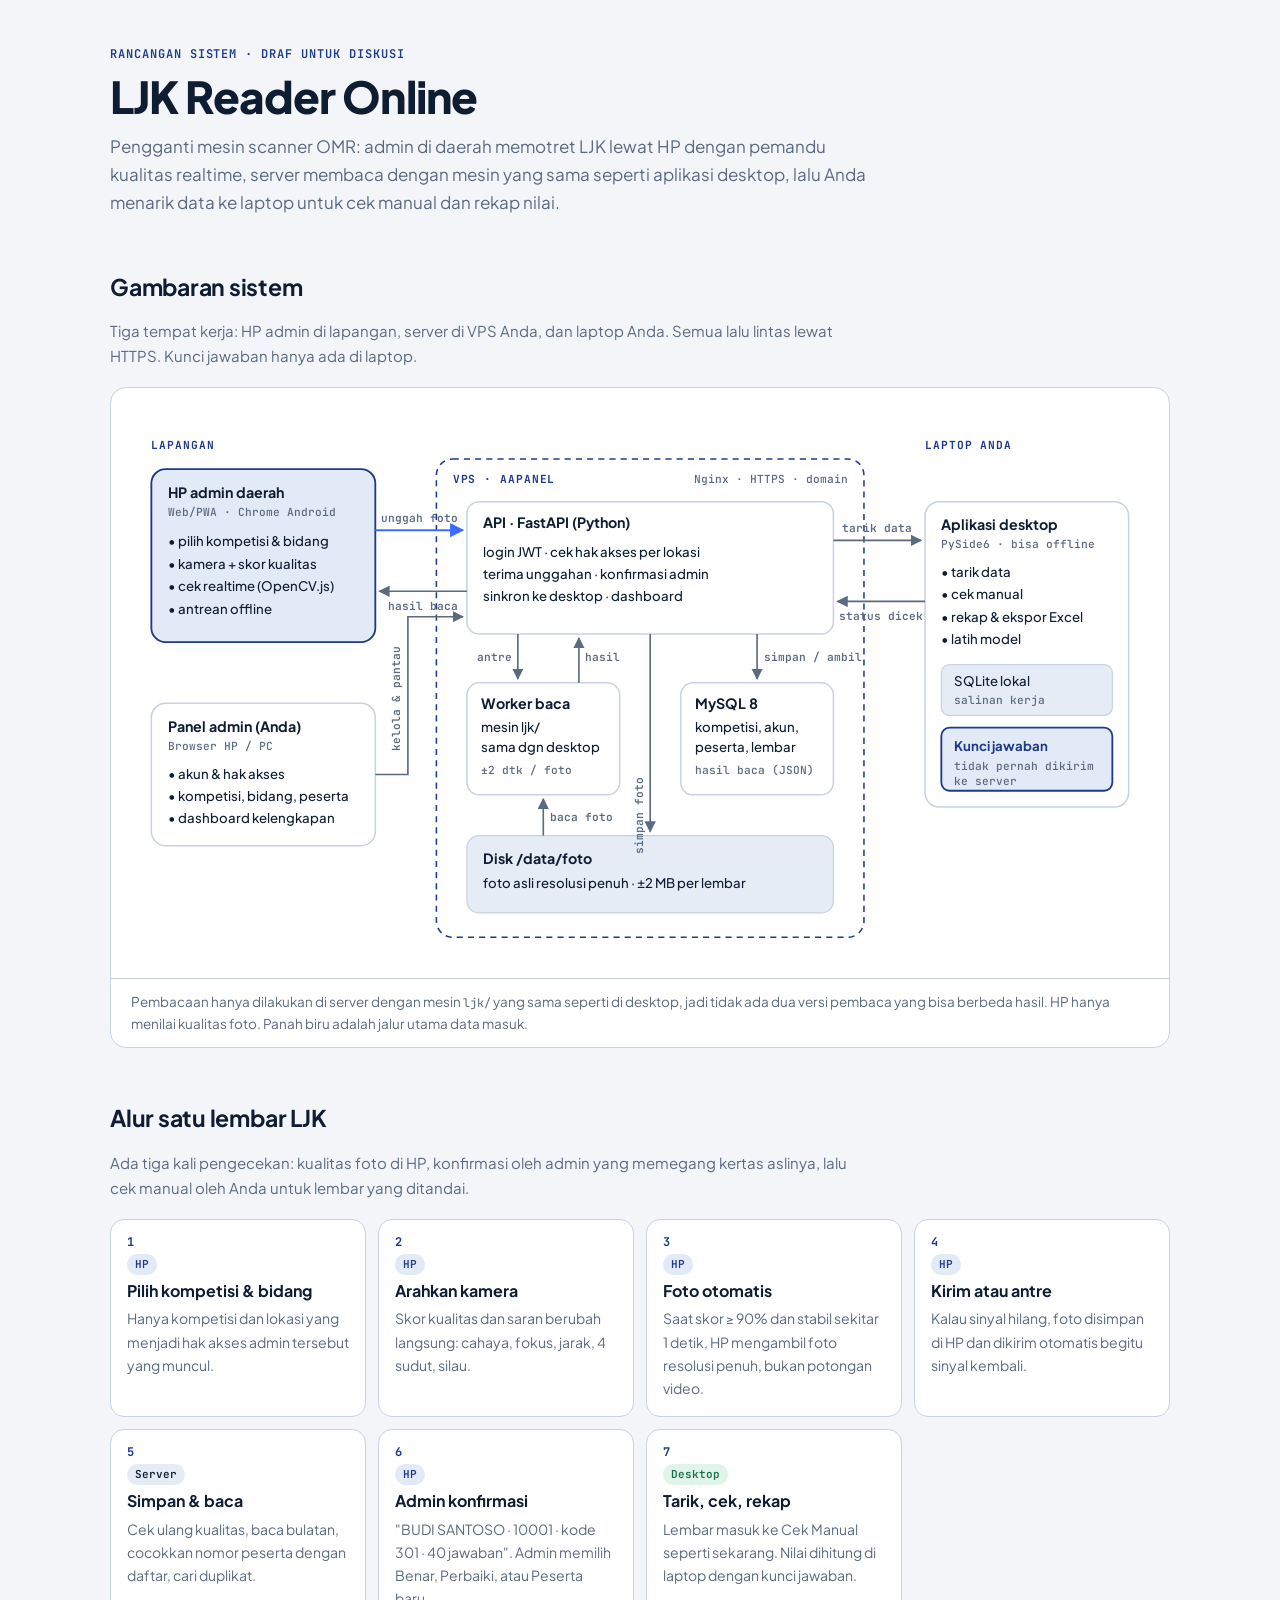
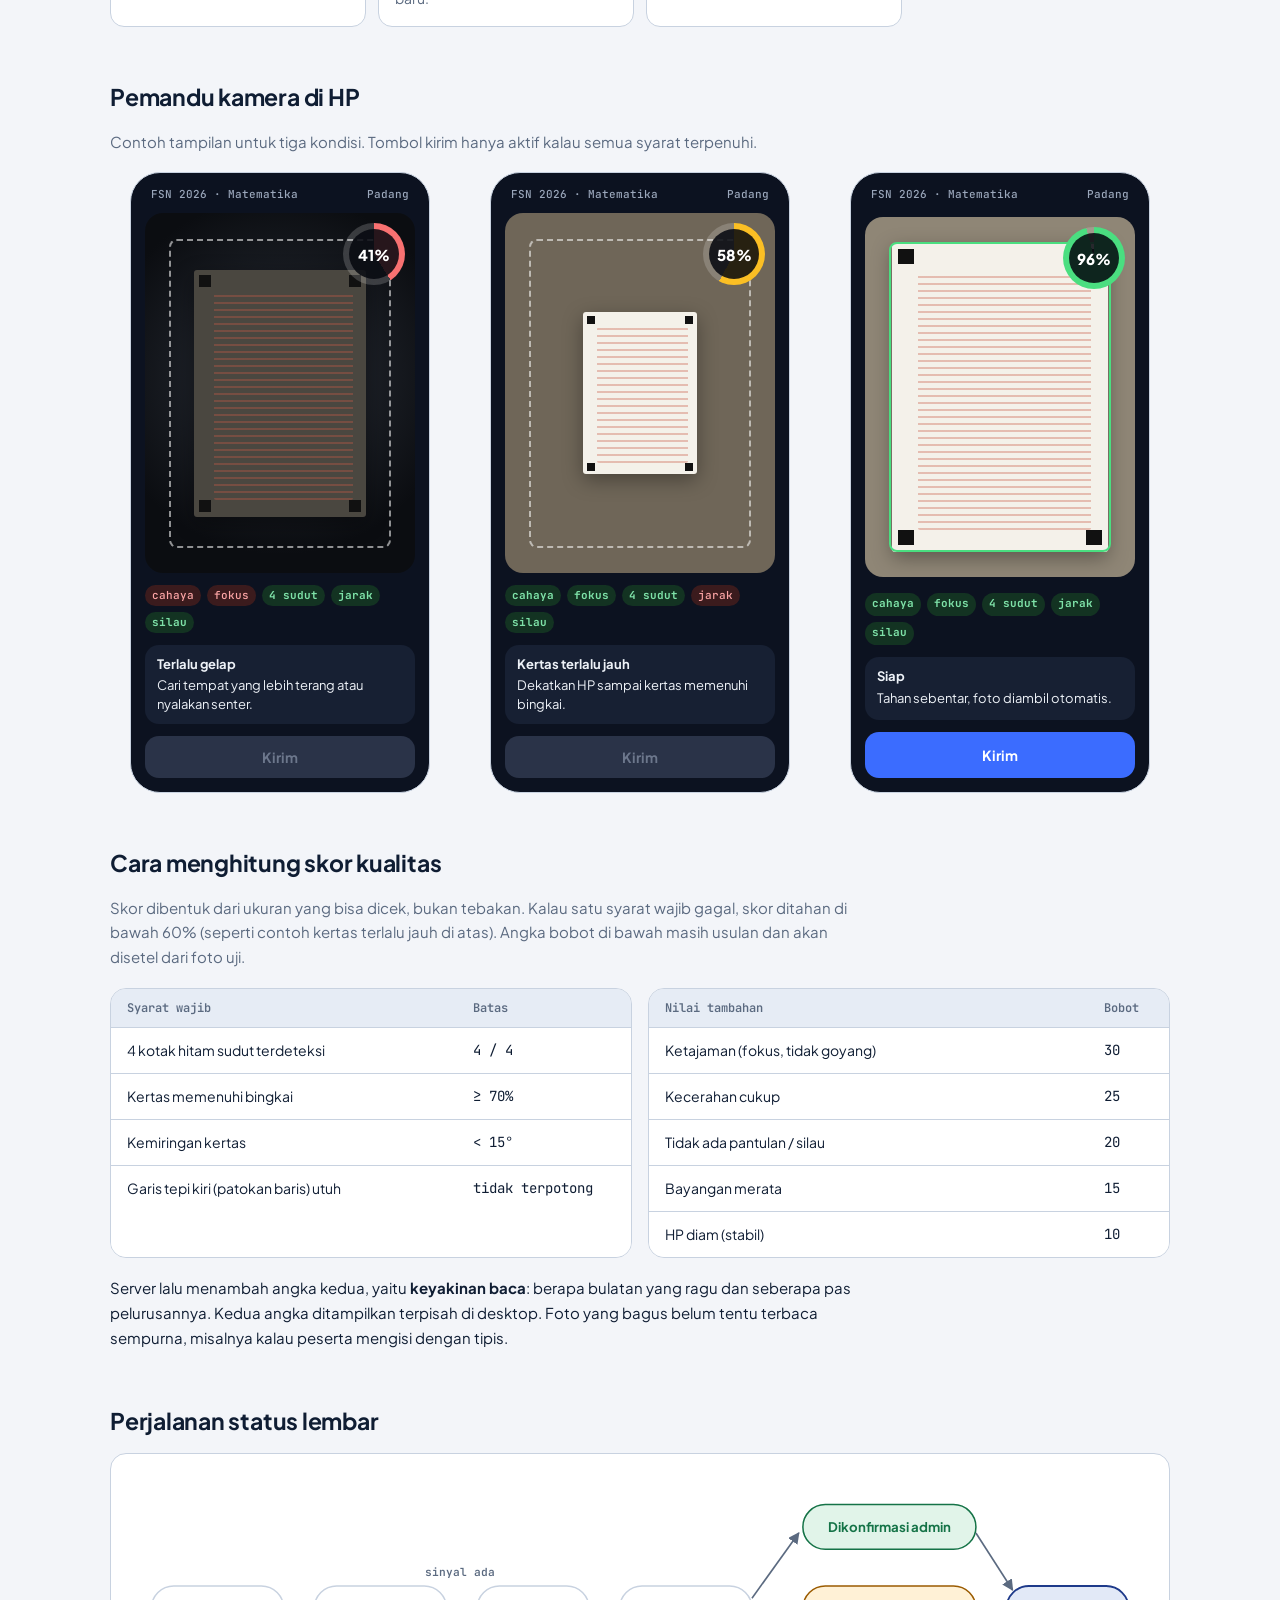
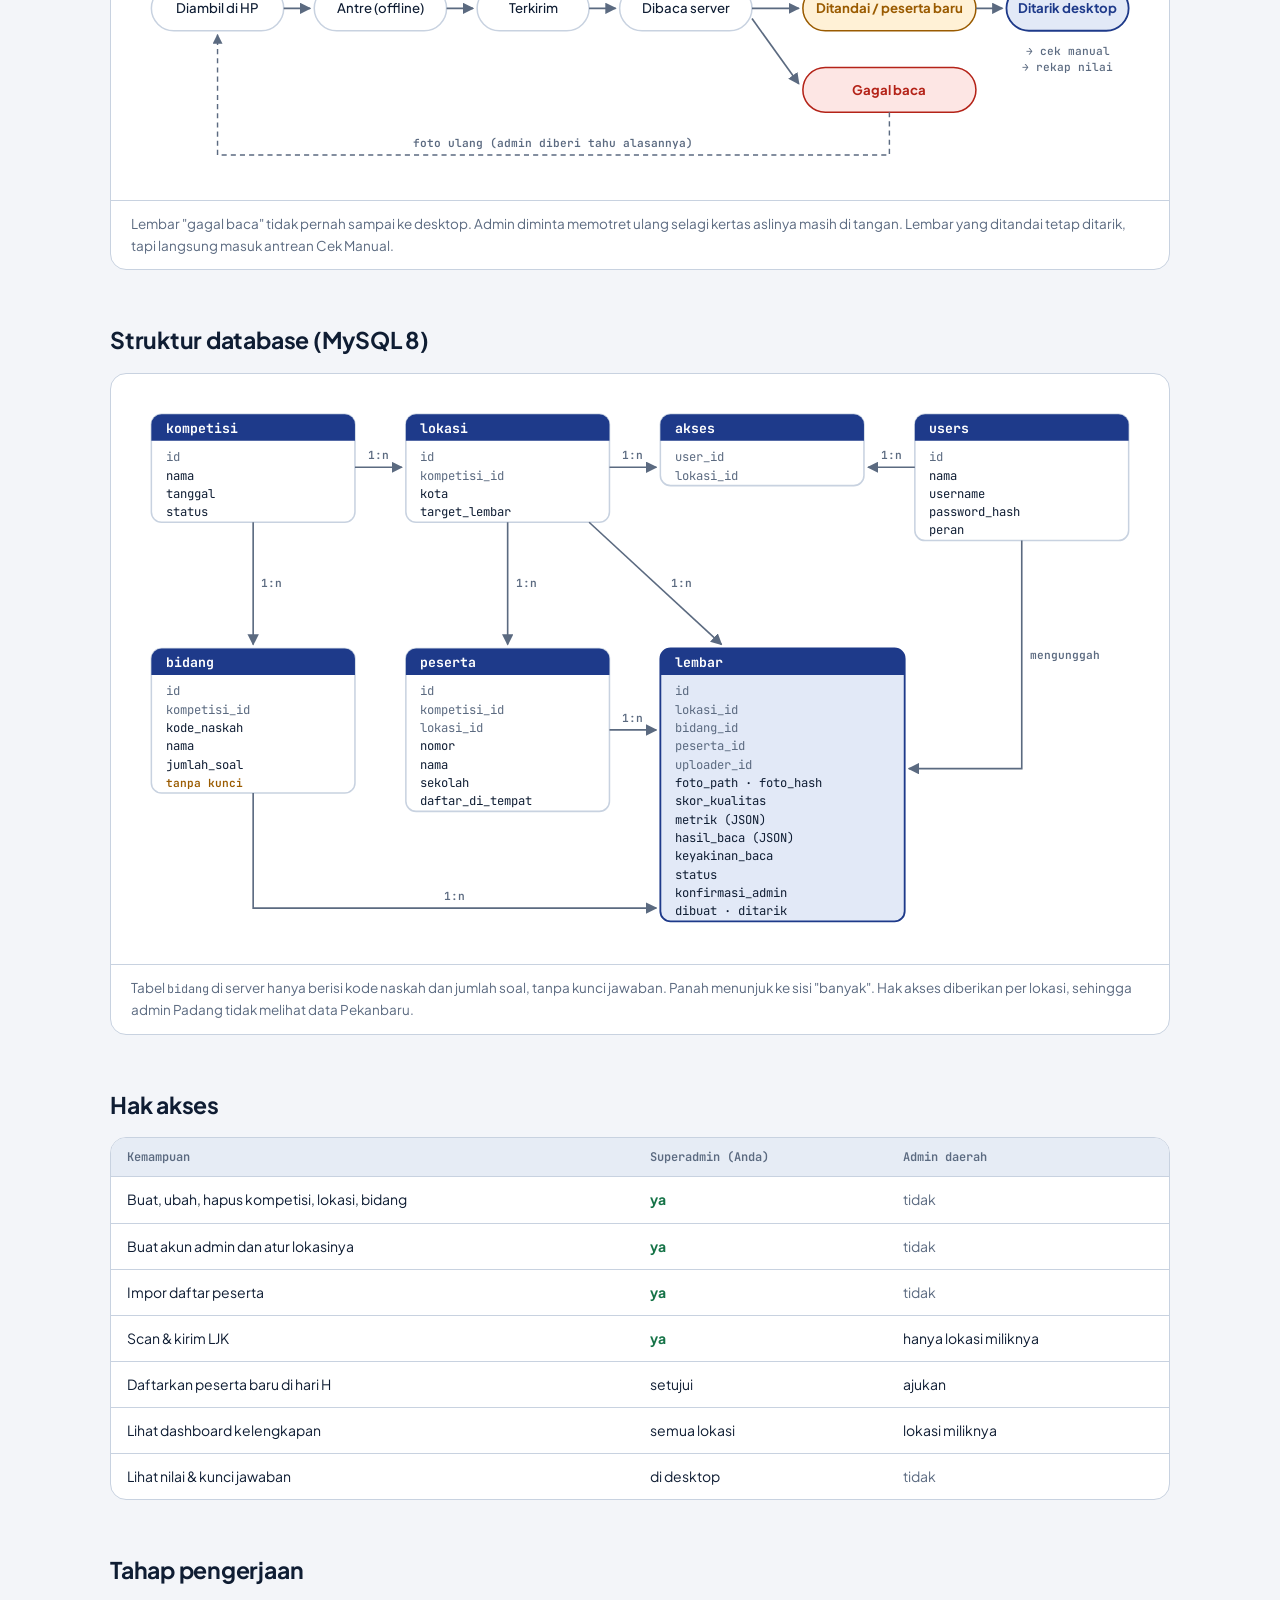
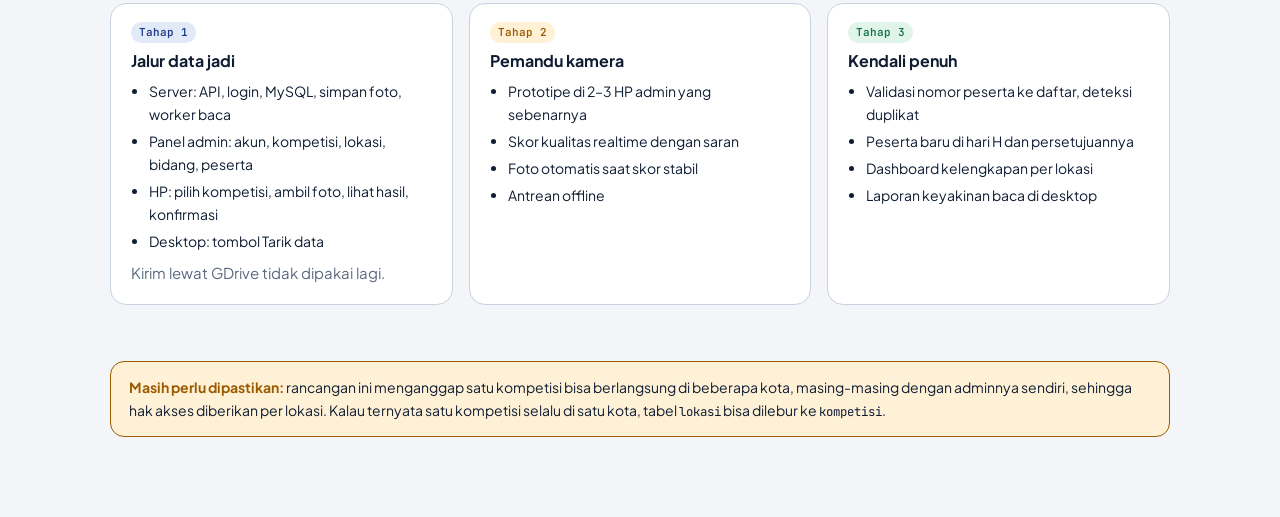
<file: dokumentasi/arsitektur-sistem.html>
<!doctype html>
<html lang="id">
<head>
<meta charset="utf-8">
<meta name="viewport" content="width=device-width, initial-scale=1">
<title>Arsitektur LJK Reader Online</title>
<meta name="claude:viewport-fit-sides" content="cover">
<link rel="preconnect" href="https://fonts.googleapis.com">
<link rel="stylesheet" href="https://fonts.googleapis.com/css2?family=Plus+Jakarta+Sans:wght@400;500;600;700;800&family=JetBrains+Mono:wght@400;500;600&display=swap">
<style>
/* Layout: satu kolom lebar baca, diagram selebar kontainer (gulir sendiri di HP); nada biru tua seperti aplikasi desktop */
:root {
  --bg: #f3f5f9; --surface: #ffffff; --ink: #0f1d33; --muted: #5b6a80; --line: #c8d2e0; --soft: #e6ecf5;
  --accent: #1e3a8a; --accent-soft: #e2e9f7;
  --ok: #157347; --ok-soft: #e1f4e9; --warn: #9a5b00; --warn-soft: #fff1d6; --err: #b42318; --err-soft: #fde6e4;
  --phone: #0c1220; --phone-ink: #eef2f8;
  --f-display: "Plus Jakarta Sans", "Segoe UI", system-ui, sans-serif;
  --f-body: "Plus Jakarta Sans", "Segoe UI", system-ui, sans-serif;
  --f-mono: "JetBrains Mono", "Cascadia Mono", Consolas, monospace;
}
@media (prefers-color-scheme: dark) { :root:not([data-theme="light"]) {
  --bg: #0d1117; --surface: #151b25; --ink: #e8ecf3; --muted: #8e98ab; --line: #2f3a4b; --soft: #1b2330;
  --accent: #86a8ff; --accent-soft: #1c2945;
  --ok: #6fdc9f; --ok-soft: #13301f; --warn: #f7c063; --warn-soft: #36290f; --err: #fb9d95; --err-soft: #3a191a;
  --phone: #05080e; --phone-ink: #eef2f8; color-scheme: dark; } }
:root[data-theme="dark"] {
  --bg: #0d1117; --surface: #151b25; --ink: #e8ecf3; --muted: #8e98ab; --line: #2f3a4b; --soft: #1b2330;
  --accent: #86a8ff; --accent-soft: #1c2945;
  --ok: #6fdc9f; --ok-soft: #13301f; --warn: #f7c063; --warn-soft: #36290f; --err: #fb9d95; --err-soft: #3a191a;
  --phone: #05080e; --phone-ink: #eef2f8; color-scheme: dark; }

* { box-sizing: border-box; }
body { background: var(--bg); color: var(--ink); font: 400 15px/1.65 var(--f-body);
  padding-left: max(16px, env(safe-area-inset-left, 0px)); padding-right: max(16px, env(safe-area-inset-right, 0px));
  padding-block: 40px 72px; }
.wrap { max-width: 1060px; margin: 0 auto; display: grid; gap: 56px; }
header { display: grid; gap: 12px; max-width: 760px; }
.eyebrow { font: 600 12px/1 var(--f-mono); letter-spacing: .08em; text-transform: uppercase; color: var(--accent); }
h1 { font: 800 clamp(30px, 5vw, 44px)/1.1 var(--f-display); margin: 0; letter-spacing: -.02em; text-wrap: balance; }
h2 { font: 700 23px/1.25 var(--f-display); margin: 0; letter-spacing: -.01em; text-wrap: balance; }
h3 { font: 700 16px/1.3 var(--f-display); margin: 0; }
p { margin: 0; max-width: 68ch; }
.lead { font-size: 17px; color: var(--muted); }
section { display: grid; gap: 18px; min-width: 0; }
.sub { color: var(--muted); }
code, .mono { font-family: var(--f-mono); font-size: .88em; }

figure { margin: 0; background: var(--surface); border: 1px solid var(--line); border-radius: 16px; overflow: hidden; }
.scroll { overflow-x: auto; padding: 20px; }
.scroll svg { display: block; width: 100%; min-width: 860px; height: auto; color: var(--muted); }
figcaption { border-top: 1px solid var(--line); padding: 12px 20px; font-size: 13.5px; color: var(--muted); }

/* elemen svg */
.box { fill: var(--surface); stroke: var(--line); stroke-width: 1.5; }
.box-soft { fill: var(--soft); stroke: var(--line); stroke-width: 1.2; }
.box-accent { fill: var(--accent-soft); stroke: var(--accent); stroke-width: 1.8; }
.zone { fill: none; stroke: var(--accent); stroke-width: 1.5; stroke-dasharray: 6 5; }
.t { fill: var(--ink); font: 500 13px var(--f-body); }
.tb { fill: var(--ink); font: 700 14px var(--f-display); }
.tm { fill: var(--muted); font: 500 11px var(--f-mono); }
.ta { fill: var(--accent); font: 700 13px var(--f-display); }
.tl { fill: var(--muted); font: 600 11px var(--f-mono); }
.zl { fill: var(--accent); font: 700 11px var(--f-mono); letter-spacing: .08em; }
.edge { stroke: currentColor; stroke-width: 1.6; fill: none; }
.edge-a { stroke: #3b6cff; stroke-width: 2; fill: none; }
.edge-d { stroke: currentColor; stroke-width: 1.4; fill: none; stroke-dasharray: 5 4; }
.pill-ok { fill: var(--ok-soft); stroke: var(--ok); stroke-width: 1.5; }
.pill-warn { fill: var(--warn-soft); stroke: var(--warn); stroke-width: 1.5; }
.pill-err { fill: var(--err-soft); stroke: var(--err); stroke-width: 1.5; }
.t-ok { fill: var(--ok); font: 700 13px var(--f-display); }
.t-warn { fill: var(--warn); font: 700 13px var(--f-display); }
.t-err { fill: var(--err); font: 700 13px var(--f-display); }
.head { fill: var(--accent); }
.th { fill: #ffffff; font: 700 13px var(--f-mono); }
:root[data-theme="dark"] .th { fill: #0d1117; }
@media (prefers-color-scheme: dark) { :root:not([data-theme="light"]) .th { fill: #0d1117; } }
.f { fill: var(--ink); font: 400 12px var(--f-mono); }
.fk { fill: var(--muted); font: 400 12px var(--f-mono); }
.fn { fill: var(--warn); font: 600 11px var(--f-mono); }

/* langkah alur */
.steps { list-style: none; margin: 0; padding: 0; display: grid; grid-template-columns: repeat(auto-fit, minmax(220px, 1fr)); gap: 12px; counter-reset: s; }
.steps li { counter-increment: s; background: var(--surface); border: 1px solid var(--line); border-radius: 14px; padding: 16px; display: grid; gap: 6px; align-content: start; min-width: 0; }
.steps li::before { content: counter(s); font: 700 12px/1 var(--f-mono); color: var(--accent); }
.lane { justify-self: start; font: 600 11px/1 var(--f-mono); padding: 5px 8px; border-radius: 999px; background: var(--accent-soft); color: var(--accent); }
.lane.srv { background: var(--soft); color: var(--ink); }
.lane.dsk { background: var(--ok-soft); color: var(--ok); }
.steps p { font-size: 14px; color: var(--muted); }

/* layar HP */
.phones { display: grid; grid-template-columns: repeat(auto-fit, minmax(230px, 1fr)); gap: 20px; }
.phone { background: var(--phone); color: var(--phone-ink); border-radius: 30px; padding: 14px; border: 1px solid var(--line); display: grid; gap: 12px; max-width: 300px; width: 100%; justify-self: center; }
.ph-top { display: flex; justify-content: space-between; font: 500 11px var(--f-mono); color: #9aa6ba; padding: 0 6px; }
.view { position: relative; aspect-ratio: 3 / 4; border-radius: 18px; overflow: hidden; display: grid; place-items: center; }
.view.dark { background: radial-gradient(circle at 50% 45%, #2a2f38, #0b0d11 75%); }
.view.far { background: #6f6658; }
.view.ok { background: #8f8676; }
.sheet { background: #f4f1ea; border-radius: 3px; position: relative; box-shadow: 0 6px 20px rgba(0,0,0,.35); }
.view.dark .sheet { background: #4a4740; width: 64%; aspect-ratio: 1400/2000; }
.view.far .sheet { width: 42%; aspect-ratio: 1400/2000; }
.view.ok .sheet { width: 80%; aspect-ratio: 1400/2000; }
.sheet::before { content: ""; position: absolute; inset: 9% 8% 7% 12%; background:
  repeating-linear-gradient(0deg, rgba(200,90,70,.35) 0 2px, transparent 2px 7px); border-radius: 2px; }
.corner { position: absolute; width: 7%; aspect-ratio: 1; background: #111; }
.c1 { top: 2%; left: 3%; } .c2 { top: 2%; right: 3%; } .c3 { bottom: 2%; left: 3%; } .c4 { bottom: 2%; right: 3%; }
.frame { position: absolute; inset: 7% 9%; border: 2px dashed rgba(255,255,255,.55); border-radius: 8px; }
.view.ok .frame { border: 2.5px solid #4ade80; }
.score { position: absolute; top: 10px; right: 10px; width: 62px; height: 62px; border-radius: 50%;
  display: grid; place-items: center; font: 800 15px var(--f-display); color: #fff;
  background: conic-gradient(var(--c) calc(var(--p) * 1%), rgba(255,255,255,.18) 0); }
.score span { width: 50px; height: 50px; border-radius: 50%; background: rgba(5,8,14,.86); display: grid; place-items: center; }
.tip { border-radius: 14px; padding: 10px 12px; font-size: 13px; line-height: 1.45; background: #172033; display: grid; gap: 2px; }
.tip b { font-family: var(--f-display); }
.chips { display: flex; flex-wrap: wrap; gap: 6px; }
.chip { font: 500 11px/1 var(--f-mono); padding: 5px 7px; border-radius: 999px; background: #1b2436; color: #b8c2d4; }
.chip.y { background: #133322; color: #7ee2a8; }
.chip.n { background: #3b1b1d; color: #fca5a5; }
.send { border: 0; border-radius: 14px; padding: 12px; font: 700 14px var(--f-display); background: #2a3348; color: #6c778c; }
.send.on { background: #3b6cff; color: #fff; }

/* tabel */
.tbl { overflow-x: auto; background: var(--surface); border: 1px solid var(--line); border-radius: 16px; }
table { border-collapse: collapse; width: 100%; min-width: 560px; font-size: 14px; }
th, td { text-align: left; padding: 11px 16px; border-bottom: 1px solid var(--line); vertical-align: top; }
th { font: 600 12px var(--f-mono); color: var(--muted); background: var(--soft); }
tr:last-child td { border-bottom: 0; }
td.n { font-family: var(--f-mono); font-variant-numeric: tabular-nums; white-space: nowrap; }
.y { color: var(--ok); font-weight: 700; } .x { color: var(--muted); }

.two { display: grid; grid-template-columns: repeat(auto-fit, minmax(300px, 1fr)); gap: 16px; }
.card { background: var(--surface); border: 1px solid var(--line); border-radius: 16px; padding: 18px 20px; display: grid; gap: 8px; align-content: start; min-width: 0; }
.card ul { margin: 0; padding-left: 18px; display: grid; gap: 4px; font-size: 14px; }
.tag { justify-self: start; font: 600 11px/1 var(--f-mono); padding: 5px 8px; border-radius: 999px; }
.tag.p1 { background: var(--accent-soft); color: var(--accent); }
.tag.p2 { background: var(--warn-soft); color: var(--warn); }
.tag.p3 { background: var(--ok-soft); color: var(--ok); }
.note { border: 1px solid var(--warn); background: var(--warn-soft); border-radius: 14px; padding: 14px 18px; font-size: 14px; color: var(--ink); }
.note b { color: var(--warn); }
</style>
</head>
<body>

<div class="wrap">
  <header>
    <div class="eyebrow">Rancangan sistem · draf untuk diskusi</div>
    <h1>LJK Reader Online</h1>
    <p class="lead">Pengganti mesin scanner OMR: admin di daerah memotret LJK lewat HP dengan pemandu kualitas realtime, server membaca dengan mesin yang sama seperti aplikasi desktop, lalu Anda menarik data ke laptop untuk cek manual dan rekap nilai.</p>
  </header>

  <section>
    <h2>Gambaran sistem</h2>
    <p class="sub">Tiga tempat kerja: HP admin di lapangan, server di VPS Anda, dan laptop Anda. Semua lalu lintas lewat HTTPS. Kunci jawaban hanya ada di laptop.</p>
    <figure>
      <div class="scroll">
        <svg viewBox="0 0 1000 540" role="img" aria-label="Arsitektur: HP admin daerah dan panel admin terhubung ke API di VPS; API mengantrekan pembacaan ke worker mesin ljk, menyimpan data di MySQL dan foto di disk; aplikasi desktop menarik data dari API dan menyimpan kunci jawaban secara lokal.">
          <defs>
            <marker id="ar" viewBox="0 0 10 10" refX="9" refY="5" markerWidth="7" markerHeight="7" orient="auto-start-reverse"><path d="M0 0 L10 5 L0 10 z" fill="currentColor"/></marker>
            <marker id="ara" viewBox="0 0 10 10" refX="9" refY="5" markerWidth="7" markerHeight="7" orient="auto-start-reverse"><path d="M0 0 L10 5 L0 10 z" fill="#3b6cff"/></marker>
          </defs>

          <text class="zl" x="20" y="40">LAPANGAN</text>
          <text class="zl" x="780" y="40">LAPTOP ANDA</text>

          <!-- HP admin daerah -->
          <rect class="box-accent" x="20" y="60" width="220" height="170" rx="14"/>
          <text class="tb" x="36" y="88">HP admin daerah</text>
          <text class="tm" x="36" y="106">Web/PWA · Chrome Android</text>
          <text class="t" x="36" y="136">• pilih kompetisi &amp; bidang</text>
          <text class="t" x="36" y="158">• kamera + skor kualitas</text>
          <text class="t" x="36" y="180">• cek realtime (OpenCV.js)</text>
          <text class="t" x="36" y="202">• antrean offline</text>

          <!-- Panel admin -->
          <rect class="box" x="20" y="290" width="220" height="140" rx="14"/>
          <text class="tb" x="36" y="318">Panel admin (Anda)</text>
          <text class="tm" x="36" y="336">Browser HP / PC</text>
          <text class="t" x="36" y="364">• akun &amp; hak akses</text>
          <text class="t" x="36" y="386">• kompetisi, bidang, peserta</text>
          <text class="t" x="36" y="408">• dashboard kelengkapan</text>

          <!-- VPS -->
          <rect class="zone" x="300" y="50" width="420" height="470" rx="16"/>
          <text class="zl" x="316" y="74">VPS · AAPANEL</text>
          <text class="tm" x="704" y="74" text-anchor="end">Nginx · HTTPS · domain</text>

          <rect class="box" x="330" y="92" width="360" height="130" rx="12"/>
          <text class="tb" x="346" y="118">API · FastAPI (Python)</text>
          <text class="t" x="346" y="146">login JWT · cek hak akses per lokasi</text>
          <text class="t" x="346" y="168">terima unggahan · konfirmasi admin</text>
          <text class="t" x="346" y="190">sinkron ke desktop · dashboard</text>

          <rect class="box" x="330" y="270" width="150" height="110" rx="12"/>
          <text class="tb" x="344" y="296">Worker baca</text>
          <text class="t" x="344" y="318">mesin ljk/</text>
          <text class="t" x="344" y="338">sama dgn desktop</text>
          <text class="tm" x="344" y="360">±2 dtk / foto</text>

          <rect class="box" x="540" y="270" width="150" height="110" rx="12"/>
          <text class="tb" x="554" y="296">MySQL 8</text>
          <text class="t" x="554" y="318">kompetisi, akun,</text>
          <text class="t" x="554" y="338">peserta, lembar</text>
          <text class="tm" x="554" y="360">hasil baca (JSON)</text>

          <rect class="box-soft" x="330" y="420" width="360" height="76" rx="12"/>
          <text class="tb" x="346" y="448">Disk /data/foto</text>
          <text class="t" x="346" y="472">foto asli resolusi penuh · ±2 MB per lembar</text>

          <!-- Desktop -->
          <rect class="box" x="780" y="92" width="200" height="300" rx="14"/>
          <text class="tb" x="796" y="120">Aplikasi desktop</text>
          <text class="tm" x="796" y="138">PySide6 · bisa offline</text>
          <text class="t" x="796" y="166">• tarik data</text>
          <text class="t" x="796" y="188">• cek manual</text>
          <text class="t" x="796" y="210">• rekap &amp; ekspor Excel</text>
          <text class="t" x="796" y="232">• latih model</text>
          <rect class="box-soft" x="796" y="252" width="168" height="50" rx="8"/>
          <text class="t" x="808" y="273">SQLite lokal</text>
          <text class="tm" x="808" y="291">salinan kerja</text>
          <rect class="box-accent" x="796" y="314" width="168" height="62" rx="8"/>
          <text class="ta" x="808" y="337">Kunci jawaban</text>
          <text class="tm" x="808" y="356">tidak pernah dikirim</text>
          <text class="tm" x="808" y="370">ke server</text>

          <!-- panah lapangan <-> API -->
          <line class="edge-a" x1="240" y1="120" x2="326" y2="120" marker-end="url(#ara)" style="color:#3b6cff"/>
          <text class="tl" x="283" y="112" text-anchor="middle">unggah foto</text>
          <line class="edge" x1="330" y1="180" x2="244" y2="180" marker-end="url(#ar)"/>
          <text class="tl" x="287" y="198" text-anchor="middle">hasil baca</text>
          <polyline class="edge" points="240,360 272,360 272,205 326,205" marker-end="url(#ar)"/>
          <text class="tl" x="264" y="285" text-anchor="middle" transform="rotate(-90 264 285)">kelola &amp; pantau</text>

          <!-- di dalam VPS -->
          <line class="edge" x1="380" y1="222" x2="380" y2="266" marker-end="url(#ar)"/>
          <text class="tl" x="374" y="249" text-anchor="end">antre</text>
          <line class="edge" x1="440" y1="270" x2="440" y2="226" marker-end="url(#ar)"/>
          <text class="tl" x="446" y="249">hasil</text>
          <line class="edge" x1="615" y1="222" x2="615" y2="266" marker-end="url(#ar)"/>
          <text class="tl" x="622" y="249">simpan / ambil</text>
          <line class="edge" x1="510" y1="222" x2="510" y2="416" marker-end="url(#ar)"/>
          <text class="tl" x="503" y="400" text-anchor="middle" transform="rotate(-90 503 400)">simpan foto</text>
          <line class="edge" x1="405" y1="420" x2="405" y2="384" marker-end="url(#ar)"/>
          <text class="tl" x="412" y="406">baca foto</text>

          <!-- API <-> desktop -->
          <line class="edge" x1="690" y1="130" x2="776" y2="130" marker-end="url(#ar)"/>
          <text class="tl" x="733" y="122" text-anchor="middle">tarik data</text>
          <line class="edge" x1="780" y1="190" x2="694" y2="190" marker-end="url(#ar)"/>
          <text class="tl" x="737" y="208" text-anchor="middle">status dicek</text>
        </svg>
      </div>
      <figcaption>Pembacaan hanya dilakukan di server dengan mesin <code>ljk/</code> yang sama seperti di desktop, jadi tidak ada dua versi pembaca yang bisa berbeda hasil. HP hanya menilai kualitas foto. Panah biru adalah jalur utama data masuk.</figcaption>
    </figure>
  </section>

  <section>
    <h2>Alur satu lembar LJK</h2>
    <p class="sub">Ada tiga kali pengecekan: kualitas foto di HP, konfirmasi oleh admin yang memegang kertas aslinya, lalu cek manual oleh Anda untuk lembar yang ditandai.</p>
    <ol class="steps">
      <li><span class="lane">HP</span><h3>Pilih kompetisi &amp; bidang</h3><p>Hanya kompetisi dan lokasi yang menjadi hak akses admin tersebut yang muncul.</p></li>
      <li><span class="lane">HP</span><h3>Arahkan kamera</h3><p>Skor kualitas dan saran berubah langsung: cahaya, fokus, jarak, 4 sudut, silau.</p></li>
      <li><span class="lane">HP</span><h3>Foto otomatis</h3><p>Saat skor ≥ 90% dan stabil sekitar 1 detik, HP mengambil foto resolusi penuh, bukan potongan video.</p></li>
      <li><span class="lane">HP</span><h3>Kirim atau antre</h3><p>Kalau sinyal hilang, foto disimpan di HP dan dikirim otomatis begitu sinyal kembali.</p></li>
      <li><span class="lane srv">Server</span><h3>Simpan &amp; baca</h3><p>Cek ulang kualitas, baca bulatan, cocokkan nomor peserta dengan daftar, cari duplikat.</p></li>
      <li><span class="lane">HP</span><h3>Admin konfirmasi</h3><p>"BUDI SANTOSO · 10001 · kode 301 · 40 jawaban". Admin memilih Benar, Perbaiki, atau Peserta baru.</p></li>
      <li><span class="lane dsk">Desktop</span><h3>Tarik, cek, rekap</h3><p>Lembar masuk ke Cek Manual seperti sekarang. Nilai dihitung di laptop dengan kunci jawaban.</p></li>
    </ol>
  </section>

  <section>
    <h2>Pemandu kamera di HP</h2>
    <p class="sub">Contoh tampilan untuk tiga kondisi. Tombol kirim hanya aktif kalau semua syarat terpenuhi.</p>
    <div class="phones">
      <div class="phone">
        <div class="ph-top"><span>FSN 2026 · Matematika</span><span>Padang</span></div>
        <div class="view dark"><div class="sheet"><i class="corner c1"></i><i class="corner c2"></i><i class="corner c3"></i><i class="corner c4"></i></div><div class="frame"></div>
          <div class="score" style="--p:41; --c:#f87171"><span>41%</span></div></div>
        <div class="chips"><span class="chip n">cahaya</span><span class="chip n">fokus</span><span class="chip y">4 sudut</span><span class="chip y">jarak</span><span class="chip y">silau</span></div>
        <div class="tip"><b>Terlalu gelap</b>Cari tempat yang lebih terang atau nyalakan senter.</div>
        <button class="send" type="button" disabled>Kirim</button>
      </div>
      <div class="phone">
        <div class="ph-top"><span>FSN 2026 · Matematika</span><span>Padang</span></div>
        <div class="view far"><div class="sheet"><i class="corner c1"></i><i class="corner c2"></i><i class="corner c3"></i><i class="corner c4"></i></div><div class="frame"></div>
          <div class="score" style="--p:58; --c:#fbbf24"><span>58%</span></div></div>
        <div class="chips"><span class="chip y">cahaya</span><span class="chip y">fokus</span><span class="chip y">4 sudut</span><span class="chip n">jarak</span><span class="chip y">silau</span></div>
        <div class="tip"><b>Kertas terlalu jauh</b>Dekatkan HP sampai kertas memenuhi bingkai.</div>
        <button class="send" type="button" disabled>Kirim</button>
      </div>
      <div class="phone">
        <div class="ph-top"><span>FSN 2026 · Matematika</span><span>Padang</span></div>
        <div class="view ok"><div class="sheet"><i class="corner c1"></i><i class="corner c2"></i><i class="corner c3"></i><i class="corner c4"></i></div><div class="frame"></div>
          <div class="score" style="--p:96; --c:#4ade80"><span>96%</span></div></div>
        <div class="chips"><span class="chip y">cahaya</span><span class="chip y">fokus</span><span class="chip y">4 sudut</span><span class="chip y">jarak</span><span class="chip y">silau</span></div>
        <div class="tip"><b>Siap</b>Tahan sebentar, foto diambil otomatis.</div>
        <button class="send on" type="button">Kirim</button>
      </div>
    </div>
  </section>

  <section>
    <h2>Cara menghitung skor kualitas</h2>
    <p class="sub">Skor dibentuk dari ukuran yang bisa dicek, bukan tebakan. Kalau satu syarat wajib gagal, skor ditahan di bawah 60% (seperti contoh kertas terlalu jauh di atas). Angka bobot di bawah masih usulan dan akan disetel dari foto uji.</p>
    <div class="two">
      <div class="tbl"><table>
        <thead><tr><th>Syarat wajib</th><th>Batas</th></tr></thead>
        <tbody>
          <tr><td>4 kotak hitam sudut terdeteksi</td><td class="n">4 / 4</td></tr>
          <tr><td>Kertas memenuhi bingkai</td><td class="n">≥ 70%</td></tr>
          <tr><td>Kemiringan kertas</td><td class="n">&lt; 15°</td></tr>
          <tr><td>Garis tepi kiri (patokan baris) utuh</td><td class="n">tidak terpotong</td></tr>
        </tbody></table></div>
      <div class="tbl"><table>
        <thead><tr><th>Nilai tambahan</th><th>Bobot</th></tr></thead>
        <tbody>
          <tr><td>Ketajaman (fokus, tidak goyang)</td><td class="n">30</td></tr>
          <tr><td>Kecerahan cukup</td><td class="n">25</td></tr>
          <tr><td>Tidak ada pantulan / silau</td><td class="n">20</td></tr>
          <tr><td>Bayangan merata</td><td class="n">15</td></tr>
          <tr><td>HP diam (stabil)</td><td class="n">10</td></tr>
        </tbody></table></div>
    </div>
    <p>Server lalu menambah angka kedua, yaitu <b>keyakinan baca</b>: berapa bulatan yang ragu dan seberapa pas pelurusannya. Kedua angka ditampilkan terpisah di desktop. Foto yang bagus belum tentu terbaca sempurna, misalnya kalau peserta mengisi dengan tipis.</p>
  </section>

  <section>
    <h2>Perjalanan status lembar</h2>
    <figure>
      <div class="scroll">
        <svg viewBox="0 0 1000 300" role="img" aria-label="Status lembar: diambil di HP, antre bila offline, terkirim, dibaca server, lalu dikonfirmasi admin, ditandai, atau gagal baca yang kembali ke foto ulang; lembar yang dikonfirmasi atau ditandai ditarik ke desktop.">
          <defs><marker id="ar2" viewBox="0 0 10 10" refX="9" refY="5" markerWidth="7" markerHeight="7" orient="auto-start-reverse"><path d="M0 0 L10 5 L0 10 z" fill="currentColor"/></marker></defs>
          <rect class="box" x="20" y="110" width="130" height="44" rx="22"/><text class="t" x="85" y="137" text-anchor="middle">Diambil di HP</text>
          <rect class="box" x="180" y="110" width="130" height="44" rx="22"/><text class="t" x="245" y="137" text-anchor="middle">Antre (offline)</text>
          <rect class="box" x="340" y="110" width="110" height="44" rx="22"/><text class="t" x="395" y="137" text-anchor="middle">Terkirim</text>
          <rect class="box" x="480" y="110" width="130" height="44" rx="22"/><text class="t" x="545" y="137" text-anchor="middle">Dibaca server</text>
          <rect class="pill-ok" x="660" y="30" width="170" height="44" rx="22"/><text class="t-ok" x="745" y="57" text-anchor="middle">Dikonfirmasi admin</text>
          <rect class="pill-warn" x="660" y="110" width="170" height="44" rx="22"/><text class="t-warn" x="745" y="137" text-anchor="middle">Ditandai / peserta baru</text>
          <rect class="pill-err" x="660" y="190" width="170" height="44" rx="22"/><text class="t-err" x="745" y="217" text-anchor="middle">Gagal baca</text>
          <rect class="box-accent" x="860" y="110" width="120" height="44" rx="22"/><text class="ta" x="920" y="137" text-anchor="middle">Ditarik desktop</text>
          <text class="tm" x="920" y="178" text-anchor="middle">→ cek manual</text>
          <text class="tm" x="920" y="194" text-anchor="middle">→ rekap nilai</text>

          <line class="edge" x1="150" y1="132" x2="176" y2="132" marker-end="url(#ar2)"/>
          <line class="edge" x1="310" y1="132" x2="336" y2="132" marker-end="url(#ar2)"/>
          <text class="tl" x="323" y="100" text-anchor="middle">sinyal ada</text>
          <line class="edge" x1="450" y1="132" x2="476" y2="132" marker-end="url(#ar2)"/>
          <line class="edge" x1="610" y1="122" x2="656" y2="58" marker-end="url(#ar2)"/>
          <line class="edge" x1="610" y1="132" x2="656" y2="132" marker-end="url(#ar2)"/>
          <line class="edge" x1="610" y1="142" x2="656" y2="206" marker-end="url(#ar2)"/>
          <line class="edge" x1="830" y1="58" x2="866" y2="114" marker-end="url(#ar2)"/>
          <line class="edge" x1="830" y1="132" x2="856" y2="132" marker-end="url(#ar2)"/>
          <polyline class="edge-d" points="745,234 745,276 85,276 85,158" marker-end="url(#ar2)"/>
          <text class="tl" x="415" y="268" text-anchor="middle">foto ulang (admin diberi tahu alasannya)</text>
        </svg>
      </div>
      <figcaption>Lembar "gagal baca" tidak pernah sampai ke desktop. Admin diminta memotret ulang selagi kertas aslinya masih di tangan. Lembar yang ditandai tetap ditarik, tapi langsung masuk antrean Cek Manual.</figcaption>
    </figure>
  </section>

  <section>
    <h2>Struktur database (MySQL 8)</h2>
    <figure>
      <div class="scroll">
        <svg viewBox="0 0 1000 540" role="img" aria-label="Tabel database: kompetisi memiliki banyak lokasi dan bidang; lokasi memiliki banyak akses, peserta, dan lembar; users terhubung ke lokasi lewat akses dan mengunggah lembar; lembar merujuk bidang dan peserta.">
          <defs><marker id="ar3" viewBox="0 0 10 10" refX="9" refY="5" markerWidth="7" markerHeight="7" orient="auto-start-reverse"><path d="M0 0 L10 5 L0 10 z" fill="currentColor"/></marker></defs>
          <!-- kompetisi -->
          <rect class="box" x="20" y="20" width="200" height="106" rx="10"/><path class="head" d="M30 20 h180 a10 10 0 0 1 10 10 v16 h-200 v-16 a10 10 0 0 1 10 -10 z"/>
          <text class="th" x="34" y="38">kompetisi</text>
          <text class="fk" x="34" y="66">id</text><text class="f" x="34" y="84">nama</text><text class="f" x="34" y="102">tanggal</text><text class="f" x="34" y="120">status</text>
          <!-- lokasi -->
          <rect class="box" x="270" y="20" width="200" height="106" rx="10"/><path class="head" d="M280 20 h180 a10 10 0 0 1 10 10 v16 h-200 v-16 a10 10 0 0 1 10 -10 z"/>
          <text class="th" x="284" y="38">lokasi</text>
          <text class="fk" x="284" y="66">id</text><text class="fk" x="284" y="84">kompetisi_id</text><text class="f" x="284" y="102">kota</text><text class="f" x="284" y="120">target_lembar</text>
          <!-- akses -->
          <rect class="box" x="520" y="20" width="200" height="70" rx="10"/><path class="head" d="M530 20 h180 a10 10 0 0 1 10 10 v16 h-200 v-16 a10 10 0 0 1 10 -10 z"/>
          <text class="th" x="534" y="38">akses</text>
          <text class="fk" x="534" y="66">user_id</text><text class="fk" x="534" y="84">lokasi_id</text>
          <!-- users -->
          <rect class="box" x="770" y="20" width="210" height="124" rx="10"/><path class="head" d="M780 20 h190 a10 10 0 0 1 10 10 v16 h-210 v-16 a10 10 0 0 1 10 -10 z"/>
          <text class="th" x="784" y="38">users</text>
          <text class="fk" x="784" y="66">id</text><text class="f" x="784" y="84">nama</text><text class="f" x="784" y="102">username</text><text class="f" x="784" y="120">password_hash</text><text class="f" x="784" y="138">peran</text>
          <!-- bidang -->
          <rect class="box" x="20" y="250" width="200" height="142" rx="10"/><path class="head" d="M30 250 h180 a10 10 0 0 1 10 10 v16 h-200 v-16 a10 10 0 0 1 10 -10 z"/>
          <text class="th" x="34" y="268">bidang</text>
          <text class="fk" x="34" y="296">id</text><text class="fk" x="34" y="314">kompetisi_id</text><text class="f" x="34" y="332">kode_naskah</text><text class="f" x="34" y="350">nama</text><text class="f" x="34" y="368">jumlah_soal</text><text class="fn" x="34" y="386">tanpa kunci</text>
          <!-- peserta -->
          <rect class="box" x="270" y="250" width="200" height="160" rx="10"/><path class="head" d="M280 250 h180 a10 10 0 0 1 10 10 v16 h-200 v-16 a10 10 0 0 1 10 -10 z"/>
          <text class="th" x="284" y="268">peserta</text>
          <text class="fk" x="284" y="296">id</text><text class="fk" x="284" y="314">kompetisi_id</text><text class="fk" x="284" y="332">lokasi_id</text><text class="f" x="284" y="350">nomor</text><text class="f" x="284" y="368">nama</text><text class="f" x="284" y="386">sekolah</text><text class="f" x="284" y="404">daftar_di_tempat</text>
          <!-- lembar -->
          <rect class="box-accent" x="520" y="250" width="240" height="268" rx="10"/><path class="head" d="M530 250 h220 a10 10 0 0 1 10 10 v16 h-240 v-16 a10 10 0 0 1 10 -10 z"/>
          <text class="th" x="534" y="268">lembar</text>
          <text class="fk" x="534" y="296">id</text><text class="fk" x="534" y="314">lokasi_id</text><text class="fk" x="534" y="332">bidang_id</text><text class="fk" x="534" y="350">peserta_id</text><text class="fk" x="534" y="368">uploader_id</text>
          <text class="f" x="534" y="386">foto_path · foto_hash</text><text class="f" x="534" y="404">skor_kualitas</text><text class="f" x="534" y="422">metrik (JSON)</text><text class="f" x="534" y="440">hasil_baca (JSON)</text><text class="f" x="534" y="458">keyakinan_baca</text><text class="f" x="534" y="476">status</text><text class="f" x="534" y="494">konfirmasi_admin</text><text class="f" x="534" y="512">dibuat · ditarik</text>

          <!-- relasi -->
          <line class="edge" x1="220" y1="72" x2="266" y2="72" marker-end="url(#ar3)"/><text class="tl" x="243" y="64" text-anchor="middle">1:n</text>
          <line class="edge" x1="470" y1="72" x2="516" y2="72" marker-end="url(#ar3)"/><text class="tl" x="493" y="64" text-anchor="middle">1:n</text>
          <line class="edge" x1="770" y1="72" x2="724" y2="72" marker-end="url(#ar3)"/><text class="tl" x="747" y="64" text-anchor="middle">1:n</text>
          <line class="edge" x1="120" y1="126" x2="120" y2="246" marker-end="url(#ar3)"/><text class="tl" x="128" y="190">1:n</text>
          <line class="edge" x1="370" y1="126" x2="370" y2="246" marker-end="url(#ar3)"/><text class="tl" x="378" y="190">1:n</text>
          <line class="edge" x1="450" y1="126" x2="580" y2="246" marker-end="url(#ar3)"/><text class="tl" x="530" y="190">1:n</text>
          <line class="edge" x1="470" y1="330" x2="516" y2="330" marker-end="url(#ar3)"/><text class="tl" x="493" y="322" text-anchor="middle">1:n</text>
          <polyline class="edge" points="120,392 120,505 516,505" marker-end="url(#ar3)"/><text class="tl" x="318" y="497" text-anchor="middle">1:n</text>
          <polyline class="edge" points="875,144 875,368 764,368" marker-end="url(#ar3)"/><text class="tl" x="883" y="260">mengunggah</text>
        </svg>
      </div>
      <figcaption>Tabel <code>bidang</code> di server hanya berisi kode naskah dan jumlah soal, tanpa kunci jawaban. Panah menunjuk ke sisi "banyak". Hak akses diberikan per lokasi, sehingga admin Padang tidak melihat data Pekanbaru.</figcaption>
    </figure>
  </section>

  <section>
    <h2>Hak akses</h2>
    <div class="tbl"><table>
      <thead><tr><th>Kemampuan</th><th>Superadmin (Anda)</th><th>Admin daerah</th></tr></thead>
      <tbody>
        <tr><td>Buat, ubah, hapus kompetisi, lokasi, bidang</td><td class="y">ya</td><td class="x">tidak</td></tr>
        <tr><td>Buat akun admin dan atur lokasinya</td><td class="y">ya</td><td class="x">tidak</td></tr>
        <tr><td>Impor daftar peserta</td><td class="y">ya</td><td class="x">tidak</td></tr>
        <tr><td>Scan &amp; kirim LJK</td><td class="y">ya</td><td>hanya lokasi miliknya</td></tr>
        <tr><td>Daftarkan peserta baru di hari H</td><td>setujui</td><td>ajukan</td></tr>
        <tr><td>Lihat dashboard kelengkapan</td><td>semua lokasi</td><td>lokasi miliknya</td></tr>
        <tr><td>Lihat nilai &amp; kunci jawaban</td><td>di desktop</td><td class="x">tidak</td></tr>
      </tbody></table></div>
  </section>

  <section>
    <h2>Tahap pengerjaan</h2>
    <div class="two">
      <div class="card"><span class="tag p1">Tahap 1</span><h3>Jalur data jadi</h3><ul>
        <li>Server: API, login, MySQL, simpan foto, worker baca</li>
        <li>Panel admin: akun, kompetisi, lokasi, bidang, peserta</li>
        <li>HP: pilih kompetisi, ambil foto, lihat hasil, konfirmasi</li>
        <li>Desktop: tombol Tarik data</li></ul>
        <p class="sub">Kirim lewat GDrive tidak dipakai lagi.</p></div>
      <div class="card"><span class="tag p2">Tahap 2</span><h3>Pemandu kamera</h3><ul>
        <li>Prototipe di 2–3 HP admin yang sebenarnya</li>
        <li>Skor kualitas realtime dengan saran</li>
        <li>Foto otomatis saat skor stabil</li>
        <li>Antrean offline</li></ul></div>
      <div class="card"><span class="tag p3">Tahap 3</span><h3>Kendali penuh</h3><ul>
        <li>Validasi nomor peserta ke daftar, deteksi duplikat</li>
        <li>Peserta baru di hari H dan persetujuannya</li>
        <li>Dashboard kelengkapan per lokasi</li>
        <li>Laporan keyakinan baca di desktop</li></ul></div>
    </div>
  </section>

  <div class="note"><b>Masih perlu dipastikan:</b> rancangan ini menganggap satu kompetisi bisa berlangsung di beberapa kota, masing-masing dengan adminnya sendiri, sehingga hak akses diberikan per lokasi. Kalau ternyata satu kompetisi selalu di satu kota, tabel <code>lokasi</code> bisa dilebur ke <code>kompetisi</code>.</div>
</div>
</body>
</html>
</file>
